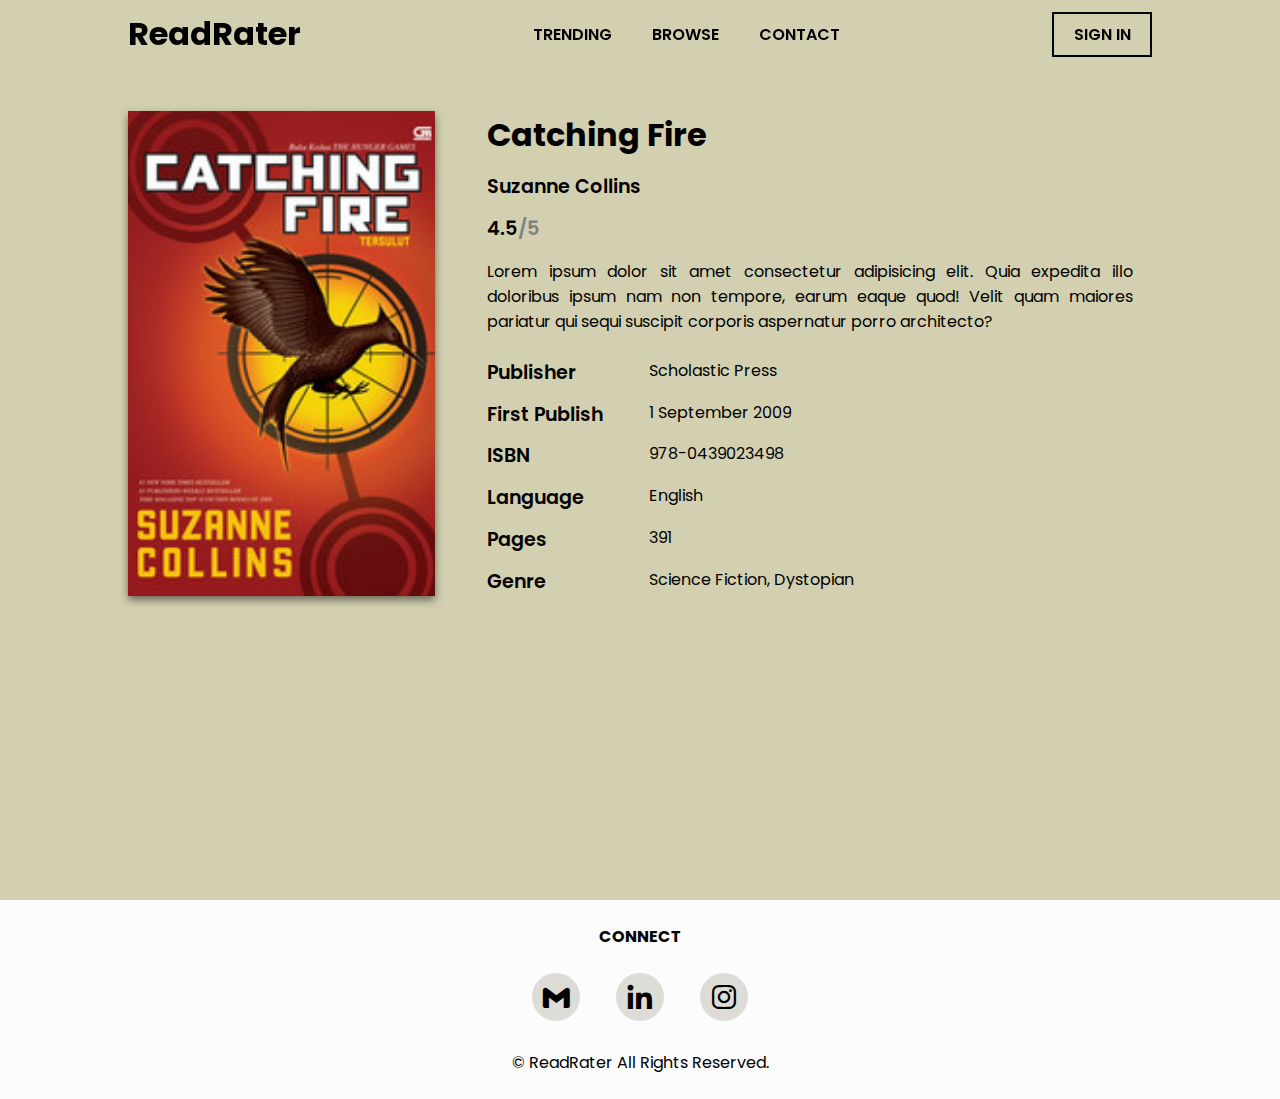
<file: bookreview.html>
<!DOCTYPE html>
<html lang="en">
    <head>
        <!-- ========== META ========== -->
        <meta charset="UTF-8">
        <meta http-equiv="X-UA-Compatible" content="IE=edge">
        <meta name="viewport" content="width=device-width, initial-scale=1.0">
        <meta name="description" content="A platform to review and rate books.">
        <meta name="keywords" content="books, reviews, ratings, ReadRater">

        <!-- ========== TITLE ========== -->
        <title>ReadRater</title>
        <!-- <link rel="icon" href="asset/picture/profile/avatarA_bgred.png" type="image/x-icon"> -->
        
        <!-- ========== LINK TO CSS ==========  -->
        <link rel="stylesheet" href="asset/css/style.css">
        
        <!-- ========== LINK TO BOX ICONS ========== -->
         <link rel="stylesheet" href="https://cdn.jsdelivr.net/npm/boxicons@latest/css/boxicons.min.css">
    </head>

    <body>
        <!-- ==================== HEADER / NAVBAR ==================== -->
        <header>
            <div class="bx bx-menu" id="burger-menu"></div>
            <h2><a href="index.html" class="logo">ReadRater</a></h2>
            <!-- ========== NAVBAR MENU ========== -->
            <ul class="navbar">
                <li><a href="index.html#trending">Trending</a></li>
                <li><a href="browse.html">Browse</a></li>
                <li><a href="#contact">Contact</a></li>
            </ul>
            <a href="sign.html">
                <button class="btn-signing">Sign In</button>
            </a>
        </header>

        <!-- ==================== REVIEW SECTION ==================== -->
        <section class="review" id="review">
            <div class="container">
                <div class="image">
                    <img src="asset/picture/Catching_fire.jpeg" alt="Catching Fire">
                </div>
                <div class="content">
                    <h2>Catching Fire</h2>
                    <h4>Suzanne Collins</h4>
                    <h4>4.5<span>/5</span></h4>
                    <p>
                        Lorem ipsum dolor sit amet consectetur adipisicing elit. Quia expedita illo doloribus ipsum nam non tempore, earum eaque quod! Velit quam maiores pariatur qui sequi suscipit corporis aspernatur porro architecto?
                    </p>
                    <div class="column">
                        <div class="row">
                            <h4>Publisher</h4> 
                            <p>Scholastic Press</p>
                        </div>
                        <div class="row">
                            <h4>First Publish</h4> 
                            <p>1 September 2009</p>
                        </div>
                        <div class="row">
                            <h4>ISBN</h4> 
                            <p>978-0439023498</p>
                        </div>
                        <div class="row">
                            <h4>Language</h4> 
                            <p>English</p>
                        </div>
                        <div class="row">
                            <h4>Pages</h4> 
                            <p>391</p>
                        </div>
                        <div class="row">
                            <h4>Genre</h4> 
                            <p>Science Fiction, Dystopian</p>
                        </div>
                    </div>
                </div>
            </div>
        </section>
        

        <!-- ==================== FOOTER (SITE MAP & CONTACT)==================== -->
        <footer>
			<div class="contact" id="contact">
				<div class="social">
					<h5>Connect</h5>
					<a href="linksad" target="_blank" aria-label="GMail">
                        <i class="bx bxl-gmail"></i></a>
                    <a href="linksad" target="_blank" aria-label="Linkedin">
                        <i class="bx bxl-linkedin"></i></a>
                    <a href="linksad" target="_blank" aria-label="Instagram">
                        <i class="bx bxl-instagram"></i></a>
				</div>
			<p>&#169; ReadRater All Rights Reserved.</p>
			</div>
		</footer>

        <!-- ==================== LINK TO JAVASCRIPT ==================== -->
		<script src="asset/js/script.js?v=1.0"></script>

    </body>
</html>
</file>
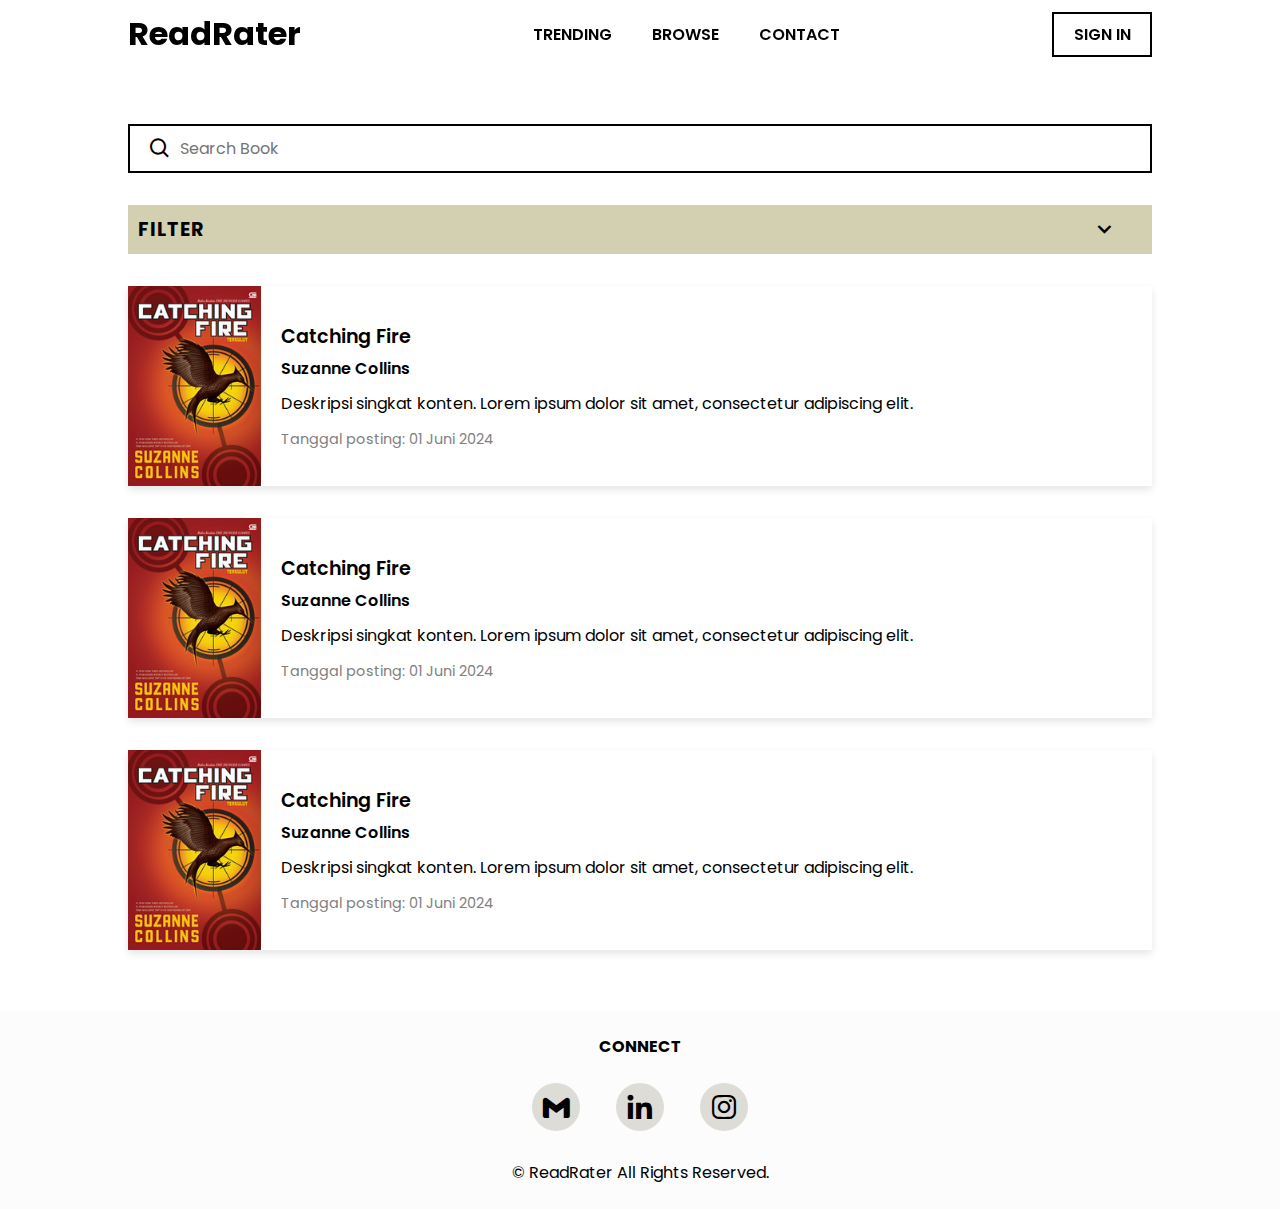
<file: browse.html>
<!DOCTYPE html>
<html lang="en">
    <head>
        <!-- ========== META ========== -->
        <meta charset="UTF-8">
        <meta http-equiv="X-UA-Compatible" content="IE=edge">
        <meta name="viewport" content="width=device-width, initial-scale=1.0">
        <meta name="description" content="ReadRater - Books Review.">
        <meta name="keywords" content="book, review">
        
        <!-- ========== TITLE ========== -->
        <title>ReadRater</title>
        <!-- <link rel="icon" href="asset/picture/profile/avatarA_bgred.png" type="image/x-icon"> -->
        
        <!-- ========== LINK TO CSS ==========  -->
        <link rel="stylesheet" href="asset/css/style.css">
        
        <!-- ========== LINK TO BOX ICONS ========== -->
         <link rel="stylesheet" href="https://cdn.jsdelivr.net/npm/boxicons@latest/css/boxicons.min.css">
    </head>

    <body>
        <!-- ==================== HEADER / NAVBAR ==================== -->
        <header>
            <div class="bx bx-menu" id="burger-menu"></div>
            <h2><a href="index.html" class="logo">ReadRater</a></h2>
            <!-- ========== NAVBAR MENU ========== -->
            <ul class="navbar">
                <li><a href="index.html#trending">Trending</a></li>
                <li><a href="#">Browse</a></li>
                <li><a href="#contact">Contact</a></li>
            </ul>
            <a href="sign.html">
                <button class="btn-signing">Sign In</button>
            </a>
        </header>

        <section class="browsing" id="browsing">
            <form>
                <div class="search">
                    <i class='bx bx-search'></i>
                    <i class='bx bx-x clear-icon'></i>
                    <input type="text" placeholder="Search Book">
                </div>
            </form>
            <div class="container">
                <div class="filter-container">
                    <div class="filters">
                        <h3>Filter</h3>
                        <button class="show-button" id="show-button"><i class='bx bx-chevron-down'></i></button>
                        <ul class="options">
                            <li><input type="checkbox" id="romance" name="genre" value="romance"><label for="romance">Romance</label></li>
                            <li><input type="checkbox" id="fiction" name="genre" value="fiction"><label for="fiction">Fiction</label></li>
                            <li><input type="checkbox" id="fantasy" name="genre" value="fantasy"><label for="fantasy">Fantasy</label></li>
                            <li><input type="checkbox" id="mystery" name="genre" value="mystery"><label for="mystery">Mystery</label></li>
                            <li><input type="checkbox" id="horror" name="genre" value="horror"><label for="horror">Horror</label></li>
                            <li><input type="checkbox" id="thriller" name="genre" value="thriller"><label for="thriller">Thriller</label></li>
                            <li><input type="checkbox" id="nonfiction" name="genre" value="nonfiction"><label for="nonfiction">Non-Fiction</label></li>
                            <li><input type="checkbox" id="biography" name="genre" value="biography"><label for="biography">Biography</label></li>
                            <li><input type="checkbox" id="history" name="genre" value="history"><label for="history">History</label></li>
                        </ul>
                        <button class="apply-button">Apply</button>
                    </div>
                </div>                          
                <div class="books-container">
                    <!-- Card 1 -->
                    <a href="bookreview.html" class="books">
                        <div class="image">
                            <img src="asset/picture/Catching_fire.jpeg" alt="Deskripsi gambar">
                        </div>
                        <div class="content">
                            <h4>Catching Fire</h4>
                            <h5>Suzanne Collins</h5>
                            <p>Deskripsi singkat konten. Lorem ipsum dolor sit amet, consectetur adipiscing elit.</p>
                            <span>Tanggal posting: 01 Juni 2024</span>
                        </div>
                    </a>
                    <!-- Card 2 -->
                    <a href="bookreview.html" class="books">
                        <div class="image">
                            <img src="asset/picture/Catching_fire.jpeg" alt="Deskripsi gambar">
                        </div>
                        <div class="content">
                            <h4>Catching Fire</h4>
                            <h5>Suzanne Collins</h5>
                            <p>Deskripsi singkat konten. Lorem ipsum dolor sit amet, consectetur adipiscing elit.</p>
                            <span>Tanggal posting: 01 Juni 2024</span>
                        </div>
                    </a>
                    <!-- Card 3 -->
                    <a href="bookreview.html" class="books">
                        <div class="image">
                            <img src="asset/picture/Catching_fire.jpeg" alt="Deskripsi gambar">
                        </div>
                        <div class="content">
                            <h4>Catching Fire</h4>
                            <h5>Suzanne Collins</h5>
                            <p>Deskripsi singkat konten. Lorem ipsum dolor sit amet, consectetur adipiscing elit.</p>
                            <span>Tanggal posting: 01 Juni 2024</span>
                        </div>
                    </a>
                </div>
            </div>
        </section>
        
        <!-- ==================== FOOTER (SITE MAP & CONTACT)==================== -->
        <footer>
			<div class="contact" id="contact">
				<div class="social">
					<h5>Connect</h5>
					<a href="linksad" target="_blank" aria-label="GMail">
                        <i class="bx bxl-gmail"></i></a>
                    <a href="linksad" target="_blank" aria-label="Linkedin">
                        <i class="bx bxl-linkedin"></i></a>
                    <a href="linksad" target="_blank" aria-label="Instagram">
                        <i class="bx bxl-instagram"></i></a>
				</div>
			<p>&#169; ReadRater All Rights Reserved.</p>
			</div>
		</footer>

        <!-- ==================== LINK TO JAVASCRIPT ==================== -->
		<script src="asset/js/script.js?v=1.0"></script>
    </body>
</html>
</file>
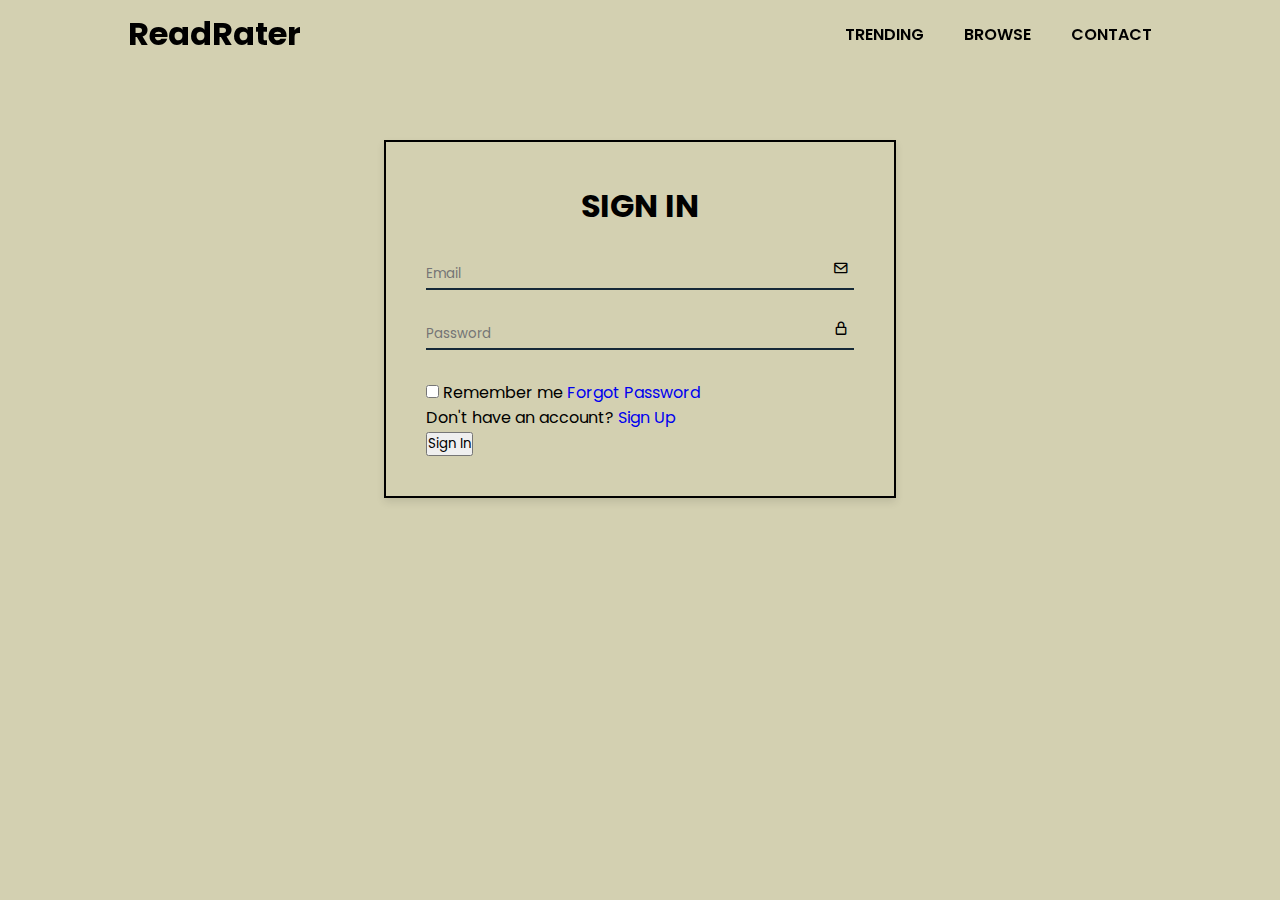
<file: sign.html>
<!DOCTYPE html>
<html lang="en">
    <head>
        <!-- ========== META ========== -->
        <meta charset="UTF-8">
        <meta http-equiv="X-UA-Compatible" content="IE=edge">
        <meta name="viewport" content="width=device-width, initial-scale=1.0">
        <meta name="description" content="A platform to review and rate books.">
        <meta name="keywords" content="books, reviews, ratings, ReadRater">

        <!-- ========== TITLE ========== -->
        <title>ReadRater</title>
        <!-- <link rel="icon" href="asset/picture/profile/avatarA_bgred.png" type="image/x-icon"> -->
        
        <!-- ========== LINK TO CSS ==========  -->
        <link rel="stylesheet" href="asset/css/style.css">
        
        <!-- ========== LINK TO BOX ICONS ========== -->
         <link rel="stylesheet" href="https://cdn.jsdelivr.net/npm/boxicons@latest/css/boxicons.min.css">
    </head>

    <body>
        <!-- ==================== HEADER / NAVBAR ==================== -->
        <header>
            <div class="bx bx-menu" id="burger-menu"></div>
            <h2><a href="index.html" class="logo">ReadRater</a></h2>
            <!-- ========== NAVBAR MENU ========== -->
            <ul class="navbar">
                <li><a href="index.html#trending">Trending</a></li>
                <li><a href="browse.html">Browse</a></li>
                <li><a href="index.html#contact">Contact</a></li>
            </ul>
        </header>

        <!-- ==================== SIGN UP ==================== -->
        <section class="signing" id="signing">
            <div class="container">
                <div class="signin-form">
                    <h2>Sign In</h2>
                    <form action="#">
                        <div class="data-input">
                            <i class='bx bx-envelope' ></i>
                            <input type="email" required placeholder="Email">
                        </div>
                        <div class="data-input">
                            <i class='bx bx-lock-alt'></i>
                            <input type="password" required placeholder="Password">
                        </div>
                        <div class="remember-forget">
                            <label>
                                <input type="checkbox"> Remember me
                            </label>
                            <a href="#">Forgot Password</a>
                        </div>
                        <div class="signup-register">
                            <p>Don't have an account?
                                <a href="#" class="signup-link">Sign Up</a>
                            </p>
                        </div>
                        <button type="submit" class="btn">Sign In</button>
                    </form>
                </div>
            </div>

        </section>

        <!-- ==================== LINK TO JAVASCRIPT ==================== -->
		<script src="asset/js/script.js?v=1.0"></script>

    </body>
</html>
</file>
<file: asset/css/style.css>
/* ==================== GOOGLE FONTS ==================== */
@import url("https://fonts.googleapis.com/css2?family=Poppins:wght@200;300;400;500;600;700&display=swap");

/* ==================== GENERAL ==================== */

* {
    margin: 0;
    padding: 0;
    box-sizing: border-box;
    font-family: "Poppins", sans-serif;
    list-style: none;
    text-decoration: none;
    scroll-padding-top: 2rem;
    scroll-behavior: smooth;
}

:root{
    /* ========== COLORS ========== */
    --main-color: #810800;
    --second-color: #c6803b;
    --lightest-color: #fcfcfc;
    --grey-color: #dedcd7;
    --border: 0.1rem solid rgba(113, 111, 109, 0.329);

    /* ========== TEXT ========== */
    --h1-font-size: 5rem;
    --h2-font-size: 2rem;
    --h3-font-size: 1.8rem;
    --h4-font-size: 1.2rem;
    --h5-font-size: 1rem;
    --p-font-size: 1rem;
}

*::selection{
    color: white;
    background: var(--main-color);
}

section {
    padding: 60px 10%;
}

/* ==================== GENERAL STOP ==================== */

/* ==================== HEADER START ==================== */

header {
    display: flex;
    position: fixed;
    padding: 10px 10%;
    width: 100%;
    top: 0;
    left: 0;
    z-index: 99;
    align-items: center;
    justify-content: space-between;
    transition: 0.2s;
}

.logo {
    font-size: var(--h2-font-size);
    color: black;
}

/* ========== NAVBAR MENU ========== */

.navbar {
    display: flex;
    align-items: center;
}

.navbar a {
    position: relative;
    margin-left: 40px;
    font-size: var(--h5-font-size);
    font-weight: 600;
    text-transform: uppercase;
    color: black;
}

.navbar a::after {
    content: '';
    position: absolute;
    left: 0;
    bottom: -6px;
    width: 0; /* Ubah lebar awal menjadi 0 */
    height: 3px;
    background: black;
    border-radius: 5px;
    transition: width .5s; /* Gunakan animasi hanya pada lebar */
}

.navbar a:hover::after {
    width: 100%; /* Ubah lebar saat hover menjadi 100% */
}

/* ========== ICON & BUTTON ========== */

.btn-signing {
    width: 100px;
    height: 45px;
    background: transparent;
    border: 2px solid black;
    outline: none;
    cursor: pointer;
    font-size: var(--h5-font-size);
    font-weight: 600;
    text-transform: uppercase;
    margin-left: 20px;
    transition: .5s;
    color: black;
}

.btn-signing:hover {
    background: black;
    color: white;
}

/* ========== BURGER NAVBAR ========== */

#burger-menu {
    display: none;
    cursor: pointer;
    z-index: 1001;
    font-size: var(--h3-font-size);
    color: black;
}

/* ========== STICKY NAVBAR ========== */
.sticky {
    background-color: #d3d0b1;
    box-shadow: 0 4px 41px rgb(14 55 54 / 14%);
    transition: background-color 0.3s ease-in-out, box-shadow 0.3s ease-in-out;
}

/* ==================== HEADER STOP ==================== */

/* ==================== HOME SECTION START ==================== */

.home {
    position: relative;
    display: flex;
    justify-content: center;
    flex-direction: column;
    width: 100%;
    min-height: 100vh;
    gap: 20px;
}

.home img {
    position: absolute;
    top: 0;
    left: 0;
    width: 100%;
    height: 100%;
    object-fit: cover;
    z-index: -1;
}

.home-text h1 {
    text-align: center;
    font-size: var(--h1-font-size);
    color: black;
}

/* ========== SEARCH BOX ========== */
.search {
    position: relative;
    width: 70%;
    margin: 0 auto;
}

.search input {
    width: 100%;
    padding: 10px 50px 10px 50px;
    border: 2px solid black;
    font-size: var(--p-font-size);
}

/* Hides the default clear button in the search input */
.search input::-webkit-search-cancel-button {
    display: none;
}

.search .bx-search,
.search .clear-icon {
    position: absolute;
    top: 50%;
    transform: translateY(-50%);
    font-size: 1.5rem;
    color: black;
}

.search .bx-search {
    left: 20px;
}

.search .clear-icon {
    right: 20px;
    display: none;
    cursor: pointer;
}

/* ==================== HOME SECTION STOP ==================== */

/* ==================== TRENDING SECTION START ==================== */

/* ========== TRENDING CONTAINER ========== */
.trending {
    background: var(--lightest-color);
    min-height: 100vh;
}

.trending .heading h2 {
    color: black;
    margin-bottom: 2rem;
    font-size: var(--h2-font-size);
}

.trending .trending-container {
    display: grid;
    grid-template-columns: repeat(auto-fit, minmax(180px, 1fr));
    gap: 2rem;
}

/* ========== TRENDING IMAGE ========== */
.trending .trending-container .box .image {
    width: 100%;
    height: 300px;
    overflow: hidden;
}

.trending .trending-container .box .image img {
    width: 100%;
    height: 100%;
    object-fit: contain;

}

/* ========== TRENDING CONTENT ========== */

.trending .trending-container .box .content {
    text-align: left;
    line-height: 1.7rem;
}

.trending .trending-container .box .content h4 {
    font-size: var(--h4-font-size);
    font-weight: 600;
    color: black;
}

.trending .trending-container .box .content h5 {
    font-size: var(--h5-font-size);
    font-weight: 600;
    color: black;
}

.trending .trending-container .box .content p {
    font-size: var(--p-font-size);
    color: black;
}

.trending .trending-container .box .content span {
    color: grey;
}

.trending .trending-container .box:hover {
    transform: scale(1.1);
}

/* ==================== TRENDING SECTION STOP ==================== */


/* ==================== DEV TEAM SECTION START ==================== */

/* ========== DEV TEAM CONTAINER ========== */
.devteam {
    background: #d3d0b1;
    min-height: 100vh;
}

.devteam .heading h2 {
    color: black;
    margin-bottom: 2rem;
    font-size: var(--h2-font-size);
}

.devteam .devteam-container {
    display: grid;
    grid-template-columns: repeat(auto-fit, minmax(200px, 1fr));
    gap: 2rem;
}

.devteam .devteam-container .box {
    box-shadow: 0 4px 8px rgba(0, 0, 0, 0.1);
    background: var(--lightest-color);
    position: relative;
    overflow: hidden;
}

/* ========== DEV TEAM IMAGE ========== */
.devteam .devteam-container .box .image {
    width: 100%;
    height: 300px;
    overflow: hidden;
    position: relative;
}

.devteam .devteam-container .box .image img {
    width: 100%;
    height: 100%;
    object-fit: cover;
    display: block;
}

.devteam .devteam-container .box .image::after {
    content: '';
    position: absolute;
    bottom: -45%; /* Adjust the height of the slant */
    left: 0;
    width: 110%;
    height: 45%; /* Adjust the height of the slant */
    
    background: var(--lightest-color);
    transform: skewY(-15deg);
    transform-origin: bottom left;
}

/* ========== DEV TEAM CONTENT ========== */
.devteam .devteam-container .box .content {
    padding: 1rem;
    text-align: center;
    line-height: 2rem;
    position: relative;
    z-index: 1;
}

.devteam .devteam-container .box .content h4 {
    font-size: var(--h4-font-size);
    font-weight: 600;
    color: black;
}

.devteam .devteam-container .box .content p {
    font-size: var(--p-font-size);
    color: black;
}

.devteam .devteam-container .box .content span {
    font-size: .8rem;
    color: black;
}

.devteam .devteam-container .box .content a {
    font-size: var(--h4-font-size);
}

.devteam .devteam-container .box .content a .bx {
    padding: 0.3rem;
    color: black;
}

/* ==================== DEV TEAM SECTION STOP ==================== */

/* ==================== CONTACT SECTION START ==================== */

.contact {
    display: flex;
    height: auto;
	padding: 1.5rem;
    flex-direction: column;
    align-items: center;
    background-color: var(--lightest-color);
}

.contact h5 {
    text-align: center;
    text-transform: uppercase;
    font-size: var(--h5-font-size);
    color: var(--darkest-color);
}

.contact p {
    text-align: center;
    font-size: var(--p-font-size);
    color: var(--darkest-color);
}

.social a{
    font-size: var(--h2-font-size);
    margin: 1rem;
}

.social a .bx {
    padding: 0.5rem;
    border-radius: 50%;
    margin-top: 1.5rem;
    margin-bottom: 1.8rem;
    color: black;
    background: var(--grey-color);
}

.social a .bx:hover {
    background: var(--main-color);
}

/* ==================== CONTACT SECTION STOP ==================== */



/* ====================================================== */
/* MEDIA QUERIES BREAKPOINTS */

/* ========== GENERAL ========== */

/* LARGE DEVICES */
@media (max-width: 1000px) {
    header {
        padding: 18px 7%;
    }
    section {
        padding: 50px 7%;
    }
}

/* MEDIUM DEVICES */
@media (max-width: 991px) {
    header {
        padding: 18px 4%;
    }
    section {
        padding: 50px 4%;
    }
}

/* SMALL DEVICES */
@media (max-width: 768px) {
    header {
        padding: 11px 4%;
        justify-content: space-between; 
        align-items: center; 
        background-color: #d3d0b1;
    }
    
    #burger-menu {
        display: initial;
    }

    .navbar {
        display: none;
        position: absolute;
        top: 60px;
        left: 0;
        right: 0;
        flex-direction: column;
        background-color: #d3d0b1;
        box-shadow: 0 4px 4px rgb(14 55 54 / 14%);
        border-top: 2px solid black;
        transition: 0.2s;
        width: 100%;
    }
    
    .navbar.active {
        top: 100%;
        display: flex;
        align-items: flex-start;
    }
    
    .navbar a {
        padding: 1rem;
        display: block;
        color: black;
    }

    .navbar a::after {
        content: none;
    }
    
    .navbar a:hover {
        transform: scale(1.1);
    }
}











/* ==================== BROWSE HTML START ==================== */

/* ==================== BROWSING SECTION ==================== */
.browsing {
    margin-top: 5%;
}

.browsing .search {
    margin-bottom: 2rem;
    width: 100%;
}

.browsing .container {
    gap: 2rem;
    display: flex;
    flex-direction: column;
}

/* ========== FILTER CONTAINER ========== */

.filter-container {
    display: flex;
    flex-direction: column;
    align-items: center;
    width: 100%;
}

.filter-container .filters {
    background-color: #d3d0b1;
    overflow: hidden;
    width: 100%;
    padding: 10px;
    position: relative;
}

.filters h3 {
    font-size: var(--h4-font-size);
    display: flex;
    justify-content: space-between;
    align-items: center;
    text-transform: uppercase;
    letter-spacing: 1px;
}

.filters .options {
    display: none;
    grid-template-columns: repeat(auto-fill, minmax(150px, 1fr));
    gap: 1rem;
    font-size: var(--h5-font-size);
    margin-top: 2rem;
    margin-bottom: 2rem;
}

.filters .options.active {
    display: grid;
}

.filters .options li {
    display: flex;
    align-items: center;
}

.filters .options input[type="checkbox"] {
    margin-right: 10px; /* Jarak antara checkbox dan teks label */
}

.filters .apply-button {
    display: none;
    width: 100px;
    height: 45px;
    background: transparent;
    border: 2px solid black;
    outline: none;
    cursor: pointer;
    font-size: var(--h5-font-size);
    font-weight: 600;
    text-transform: uppercase;
    transition: .5s;
    color: black;
}

.filters .apply-button.active {
    display: block;
}

.filters .apply-button:hover {
    background: black;
    color: white;
}

.filters .show-button {
    width: 45px;
    height: 45px;
    background: transparent;
    border: none;
    outline: none;
    cursor: pointer;
    transition: .5s;
    color: black;
    position: absolute;
    right: 25px;
    top: 2px;
    display: flex;
    justify-content: center;
    align-items: center;
    font-size: var(--h3-font-size);
}

.filters .show-button:hover {
    color: black;
}


/* ========== BOOK CONTAINER========== */

.books-container {
    display: flex;
    flex-direction: column; 
    gap: 2rem;
    width: 100%;
}

.books-container .books {
    display: flex;
    background: white;
    box-shadow: 0 4px 8px rgba(0, 0, 0, 0.1); 
    overflow: hidden;
    width: 100%;
}

.books-container .books:hover {
    box-shadow: 0 8px 16px rgba(0, 0, 0, 0.2); 
}

.books-container .books .image {
    width: 15%; /* Lebar gambar */
    max-height: 200px; /* Tinggi maksimum gambar */
}

.books-container .books .image img {
    width: 100%;
    height: 100%;
    object-fit: cover;
}

.books-container .books .content {
    padding: 20px;
    width: 100%;
    align-content: center;
}

.books-container .books .content h4 {
    font-size: 1.2rem;
    font-weight: 600;
    color: black;
    margin-bottom: 5px;
}

.books-container .books .content h5 {
    font-size: 1rem;
    font-weight: 600;
    color: black;
    margin-bottom: 10px;
}

.books-container .books .content p {
    font-size: 1rem;
    color: black;
    margin-bottom: 10px;
}

.books-container .books .content span {
    color: grey;
    font-size: 0.9rem;
}

/* ==================== BROWSE HTML STOP ==================== */


/* ==================== SIGN HTML START ==================== */

/* ==================== SIGN SECTION ==================== */
.signing {
    background-color: #d3d0b1;
    min-height: 100vh;
}

.signing .container {
    display: flex;
    flex-direction: column;
    width: 50%;
    gap: 2rem;
    margin: 5rem auto;
    border: 2px solid black;
    box-shadow: 0 4px 8px rgba(0, 0, 0, 0.1); 
    padding: 40px;
}

.signin-form h2 {
    font-size: var(--h2-font-size);
    text-align: center;
    text-transform: uppercase;
    color: black;
}

.signin-form .data-input {
    position: relative;
    width: 100%;
    height: 30px;
    border-bottom: 2px solid #162938;
    margin: 30px 0;
}

.signin-form .data-input input {
    width: 100%;
    height: 100%;
    background: transparent;
    border: none;
    outline: none;
}

.signin-form .data-input .bx-envelope,
.signin-form .data-input .bx-lock-alt {
    position: absolute;
    right: 5px;
}

/* ==================== SIGN HTML STOP ==================== */

/* ==================== REVIEW HTML START ==================== */

.review {
    background-color: #d3d0b1;
    min-height: 100vh;
}

.review .container {
    display: flex;
    flex-direction: row;
    gap: 2rem;
    width: 100%;
    margin-top: 5%;
}

.review .container .image {
    width: 30%;
    max-height: 500px;
}

.review .container .image img {
    width: 100%;
    height: 100%;
    object-fit: cover;
    box-shadow: 0 4px 8px rgba(0, 0, 0, 0.5);
}

.review .container .content {
    width: 65%;
    padding-left: 20px;
}

.review .container .content h2 {
    font-size: var(--h2-font-size);
    margin-bottom: 0.5rem;
}

.review .container .content h4 {
    font-size: var(--h4-font-size);
    margin-bottom: 0.5rem;
}

.review .container .content p {
    font-size: var(--p-font-size);
    text-align: justify;
    margin-top: 1rem;
}

.review .container .content span {
    color: grey;
}

.content .column {
    display: flex;
    flex-direction: column;
    gap: 0.5rem;
    margin-top: 1.5rem;
}

.content .column .row {
    display: flex;
    justify-content: space-between;
}

.content .column .row h4 {
    flex: 0 0 25%;
    margin-bottom: 0;
}

.content .column .row p {
    flex: 0 0 75%;
    text-align: left;
    margin-top: 0;
}

/* ==================== REVIEW HTML START ==================== */

.review {
    background-color: #d3d0b1;
    min-height: 100vh;
}

.review .container {
    display: flex;
    flex-direction: row;
    gap: 2rem;
    width: 100%;
    margin-top: 5%;
}

.review .container .image {
    width: 30%;
    max-height: 500px;
}

.review .container .image img {
    width: 100%;
    height: 100%;
    object-fit: cover;
    box-shadow: 0 4px 8px rgba(0, 0, 0, 0.5);
}

.review .container .content {
    width: 65%;
    padding-left: 20px;
}

.review .container .content h2 {
    font-size: var(--h2-font-size);
    margin-bottom: 0.5rem;
}

.review .container .content h4 {
    font-size: var(--h4-font-size);
    margin-bottom: 0.5rem;
}

.review .container .content p {
    font-size: var(--p-font-size);
    text-align: justify;
    margin-top: 1rem;
}

.review .container .content span {
    color: grey;
}

.content .column {
    display: flex;
    flex-direction: column;
    gap: 0.5rem;
    margin-top: 1.5rem;
}

.content .column .row {
    display: flex;
    justify-content: space-between;
}

.content .column .row h4 {
    flex: 0 0 25%;
    margin-bottom: 0;
}

.content .column .row p {
    flex: 0 0 75%;
    text-align: left;
    margin-top: 0;
}

/* ==================== REVIEW HTML START ==================== */

.review {
    background-color: #d3d0b1;
    min-height: 100vh;
}

.review .container {
    display: flex;
    flex-direction: row;
    gap: 2rem;
    width: 100%;
    margin-top: 5%;
}

.review .container .image {
    width: 30%;
    max-height: 500px;
}

.review .container .image img {
    width: 100%;
    height: 100%;
    object-fit: cover;
    box-shadow: 0 4px 8px rgba(0, 0, 0, 0.5);
}

.review .container .content {
    width: 65%;
    padding-left: 20px;
}

.review .container .content h2 {
    font-size: var(--h2-font-size);
    margin-bottom: 0.8rem;
}

.review .container .content h4 {
    font-size: var(--h4-font-size);
    font-weight: 600;
    margin-bottom: 0.8rem;
}

.review .container .content p {
    font-size: var(--p-font-size);
    text-align: justify;
}

.review .container .content span {
    color: grey;
}

.content .column {
    display: flex;
    flex-direction: column;
    gap: 0.8rem;
    margin-top: 1.5rem;
}

.content .column .row {
    display: flex;
    justify-content: space-between;
}

.content .column .row h4 {
    flex: 0 0 25%;
    margin-bottom: 0;
}

.content .column .row p {
    flex: 0 0 75%;
    text-align: left;
    margin-top: 0;
}

@media (max-width: 1110px) {
    .content .column .row h4 {
        flex: 0 0 30%;
        margin-bottom: 0;
    }
    
    .content .column .row p {
        flex: 0 0 70%;
    }
}

@media (max-width: 990px) {
    .content .column .row h4 {
        flex: 0 0 35%;
        margin-bottom: 0;
    }
    
    .content .column .row p {
        flex: 0 0 65%;
    }
}

@media (max-width: 768px) {
    .review .container {
        flex-direction: column;
        align-items: center;
        margin-top: 15%;
    }

    .review .container .image {
        width: 50%;
    }

    .review .container .content {
        width: 100%;
        padding: 10px;
    }

    .content .column .row {
        align-items: center ;
    }

    .content .column .row h4 {
        flex: 0 0 40%;
    }
    
    .content .column .row p {
        flex: 0 0 60%;
        text-align: left;
    }
}
/* ==================== REVIEW HTML STOP ==================== */
</file>
